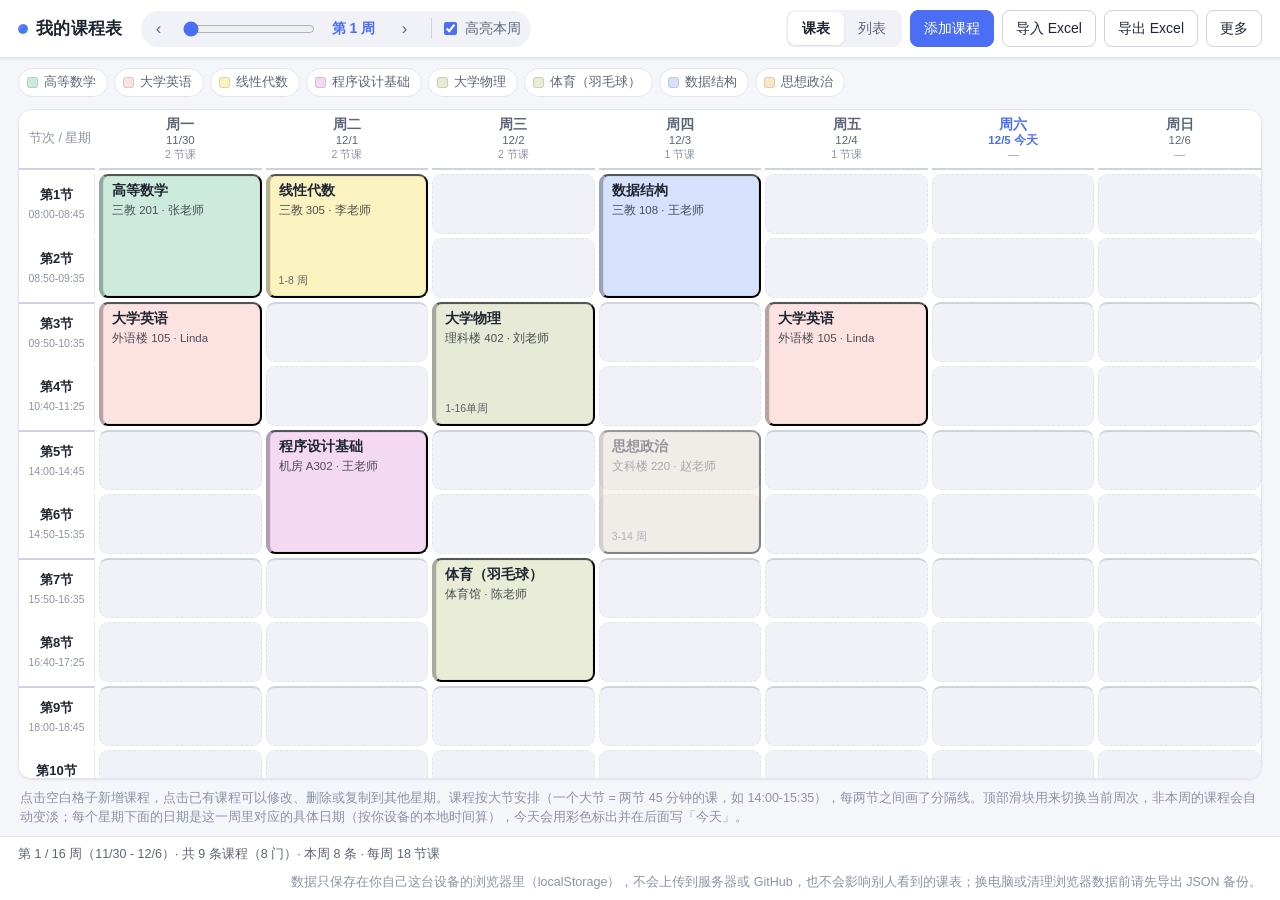
<file: index.html>
<!DOCTYPE html>
<html lang="zh-CN">
<head>
<meta charset="utf-8">
<meta name="viewport" content="width=device-width, initial-scale=1, viewport-fit=cover">
<meta name="description" content="面向学生的课程表：自由编辑课程，导入 Excel 课表，每门课自动配色。">
<title>我的课程表</title>
<link rel="stylesheet" href="styles.css">
</head>
<body>

<header class="appbar">
  <div class="appbar-row">
    <h1 class="brand"><span class="brand-dot"></span>我的课程表</h1>

    <div class="week-box">
      <button class="icon-btn" id="weekPrev" type="button" title="上一周">‹</button>
      <div class="week-slider">
        <input type="range" id="weekRange" min="1" max="16" step="1" value="1" aria-label="当前周次">
        <span class="week-label" id="weekLabel">第 1 周</span>
      </div>
      <button class="icon-btn" id="weekNext" type="button" title="下一周">›</button>
      <label class="check"><input type="checkbox" id="highlightWeek" checked><span>高亮本周</span></label>
    </div>

    <div class="toolbar">
      <div class="segmented" id="viewSwitch" role="tablist">
        <button type="button" data-view="grid" class="is-active">课表</button>
        <button type="button" data-view="list">列表</button>
      </div>
      <button class="btn primary" id="btnAdd" type="button">添加课程</button>
      <button class="btn" id="btnImport" type="button">导入 Excel</button>
      <button class="btn" id="btnExport" type="button">导出 Excel</button>
      <div class="dropdown">
        <button class="btn" id="btnMore" type="button" aria-haspopup="true" aria-expanded="false">更多</button>
        <div class="dropdown-menu" id="moreMenu" hidden>
          <button type="button" data-act="tpl-grid">下载网格型模板</button>
          <button type="button" data-act="tpl-list">下载列表型模板</button>
          <hr>
          <button type="button" data-act="backup">导出 JSON 备份</button>
          <button type="button" data-act="restore">导入 JSON 备份</button>
          <hr>
          <button type="button" data-act="recolor">重新自动配色</button>
          <button type="button" data-act="settings">节次与周次设置</button>
          <button type="button" data-act="clear" class="is-danger">清空全部课程</button>
        </div>
      </div>
    </div>
  </div>
</header>

<div class="legend" id="legend"></div>

<main>
  <section id="viewGrid" class="view">
    <div class="grid-wrap">
      <div class="tt-grid" id="ttGrid"></div>
    </div>
    <p class="hint">点击空白格子新增课程，点击已有课程可以修改、删除或复制到其他星期。课程按大节安排（一个大节 = 两节 45 分钟的课，如 14:00-15:35），每两节之间画了分隔线。顶部滑块用来切换当前周次，非本周的课程会自动变淡；每个星期下面的日期是这一周里对应的具体日期（按你设备的本地时间算），今天会用彩色标出并在后面写「今天」。</p>
  </section>

  <section id="viewList" class="view" hidden>
    <div class="list-toolbar">
      <input type="search" id="listSearch" class="input" placeholder="搜索课程名称、教师或地点">
      <label class="inline-field">星期
        <select id="listDay">
          <option value="0">全部</option>
          <option value="1">周一</option>
          <option value="2">周二</option>
          <option value="3">周三</option>
          <option value="4">周四</option>
          <option value="5">周五</option>
          <option value="6">周六</option>
          <option value="7">周日</option>
        </select>
      </label>
      <label class="inline-field">排序
        <select id="listSort">
          <option value="time">按上课时间</option>
          <option value="name">按课程名称</option>
          <option value="weeks">按周次</option>
        </select>
      </label>
      <span class="list-count" id="listCount"></span>
    </div>
    <div class="list-wrap">
      <table class="course-table" id="courseTable">
        <thead>
          <tr>
            <th>课程</th>
            <th>星期</th>
            <th>节次</th>
            <th>周次</th>
            <th>地点</th>
            <th>教师</th>
            <th>备注</th>
            <th class="col-op">操作</th>
          </tr>
        </thead>
        <tbody id="courseTbody"></tbody>
      </table>
      <p class="empty-hint" id="listEmpty" hidden>没有符合条件的课程。</p>
    </div>
  </section>
</main>

<footer class="footer">
  <span id="stats"></span>
  <span class="footer-tip">数据只保存在你自己这台设备的浏览器里（localStorage），不会上传到服务器或 GitHub，也不会影响别人看到的课表；换电脑或清理浏览器数据前请先导出 JSON 备份。</span>
</footer>

<input type="file" id="fileExcel" accept=".xlsx,.xls,.xlsm,.csv" hidden>
<input type="file" id="fileJson" accept=".json,application/json" hidden>

<div class="scrim" id="scrim" hidden></div>

<aside class="drawer" id="drawer" hidden aria-hidden="true" aria-labelledby="drawerTitle">
  <div class="drawer-head">
    <h2 id="drawerTitle">编辑课程</h2>
    <button class="icon-btn" id="drawerClose" type="button" title="关闭">×</button>
  </div>
  <div class="drawer-body">
    <form id="courseForm" autocomplete="off">
      <label class="field">
        <span class="field-label">课程名称 <em>*</em></span>
        <input class="input" id="fName" placeholder="例如：高等数学">
      </label>

      <div class="field-row">
        <label class="field">
          <span class="field-label">星期</span>
          <select class="input" id="fDay"></select>
        </label>
        <label class="field">
          <span class="field-label">开始大节</span>
          <select class="input" id="fStart"></select>
        </label>
        <label class="field">
          <span class="field-label">结束大节</span>
          <select class="input" id="fEnd"></select>
        </label>
      </div>
      <p class="field-hint">课程按「大节」安排：一个大节 = 两节 45 分钟的课，所以每门课至少连上两节（例如第 3-4 节）。要跨两个大节就选「开始大节 2 / 结束大节 3」。</p>

      <label class="field">
        <span class="field-label">上课周次</span>
        <input class="input" id="fWeeks" placeholder="1-16 / 1-8,10-16 / 1-16单周">
      </label>
      <div class="quick-row" id="weekQuick">
        <button type="button" data-week="全部">全部</button>
        <button type="button" data-week="odd">单周</button>
        <button type="button" data-week="even">双周</button>
        <button type="button" data-week="first">1-8 周</button>
        <button type="button" data-week="last">9-16 周</button>
      </div>
      <p class="field-hint" id="weeksHint"></p>

      <div class="field-row">
        <label class="field">
          <span class="field-label">上课地点</span>
          <input class="input" id="fLocation" placeholder="例如：三教 201">
        </label>
        <label class="field">
          <span class="field-label">任课教师</span>
          <input class="input" id="fTeacher" placeholder="例如：张老师">
        </label>
      </div>

      <div class="field">
        <span class="field-label">颜色</span>
        <div class="color-row">
          <input type="color" id="fColor" value="#D6E2FB" title="选择颜色">
          <button class="mini" id="fColorAuto" type="button">自动配色</button>
          <div class="swatches" id="fSwatches"></div>
        </div>
      </div>

      <label class="field">
        <span class="field-label">备注</span>
        <textarea class="input" id="fNote" rows="2" placeholder="例如：带计算器 / 分 A、B 班"></textarea>
      </label>

      <div class="field">
        <span class="field-label">复制到其他星期（保存时一并创建）</span>
        <div class="day-checks" id="fCopyDays"></div>
      </div>
    </form>
  </div>
  <div class="drawer-foot">
    <button class="btn danger" id="btnDeleteCourse" type="button">删除</button>
    <span class="spacer"></span>
    <button class="btn" id="btnCancelCourse" type="button">取消</button>
    <button class="btn primary" id="btnSaveCourse" type="button">保存</button>
  </div>
</aside>

<div class="modal-mask" id="modalMask" hidden>
  <div class="modal" id="modal" role="dialog" aria-modal="true"></div>
</div>

<div class="toast-wrap" id="toastWrap"></div>

<script src="vendor/xlsx.full.min.js"></script>
<script src="js/sheet.js"></script>
<script src="js/store.js"></script>
<script src="js/excel.js"></script>
<script src="js/ui.js"></script>
</body>
</html>
</file>
<file: styles.css>
/* ==========================================================================
   课程表 — 样式
   ========================================================================== */

:root {
  --bg: #f5f6fa;
  --surface: #ffffff;
  --surface-2: #f0f2f7;
  --border: #e2e5ee;
  --border-strong: #cdd2e0;
  --text: #1e2430;
  --text-soft: #5c6577;
  --text-faint: #8a93a6;
  --accent: #4c6ef5;
  --accent-soft: #e8edfe;
  --danger: #e5484d;
  --shadow-sm: 0 1px 2px rgba(24, 32, 54, .06), 0 1px 3px rgba(24, 32, 54, .04);
  --shadow-md: 0 6px 18px rgba(24, 32, 54, .10);
  --shadow-lg: 0 18px 48px rgba(24, 32, 54, .18);
  --radius: 10px;
  --radius-lg: 14px;
  --period-col: 84px;
  --day-col: 132px;
  --row-h: 62px;
}
@media (prefers-color-scheme: dark) {
:root {
  --bg: #14161c;
  --surface: #1c1f27;
  --surface-2: #232733;
  --border: #2c313d;
  --border-strong: #3a4150;
  --text: #e8eaf0;
  --text-soft: #a6adbd;
  --text-faint: #7c8494;
  --accent: #7c93ff;
  --accent-soft: #262d45;
  --shadow-sm: 0 1px 2px rgba(0, 0, 0, .4);
  --shadow-md: 0 6px 18px rgba(0, 0, 0, .45);
  --shadow-lg: 0 18px 48px rgba(0, 0, 0, .55);
}
}
* { box-sizing: border-box; }
/* hidden 属性要能盖住后面的 display: flex 等设置 */
[hidden] { display: none !important; }
html, body {
  margin: 0;
  padding: 0;
  background: var(--bg);
  color: var(--text);
  font-family: -apple-system, BlinkMacSystemFont, "Segoe UI", "Microsoft YaHei", "PingFang SC",
    "Hiragino Sans GB", "Helvetica Neue", Arial, sans-serif;
  font-size: 14px;
  line-height: 1.5;
  -webkit-text-size-adjust: 100%;
}
body { padding-bottom: 56px; }
h1, h2 { margin: 0; font-weight: 600; }
button { font: inherit; color: inherit; }
/* ------------------------------------------------------------------ 顶栏 */

.appbar {
  position: sticky;
  top: 0;
  z-index: 40;
  background: var(--surface);
  border-bottom: 1px solid var(--border);
  box-shadow: var(--shadow-sm);
}
.appbar-row {
  display: flex;
  flex-wrap: wrap;
  align-items: center;
  gap: 12px 18px;
  padding: 10px 18px;
  max-width: 1680px;
  margin: 0 auto;
}
.brand {
  display: flex;
  align-items: center;
  gap: 8px;
  font-size: 17px;
  letter-spacing: .3px;
  white-space: nowrap;
}
.brand-dot {
  width: 10px;
  height: 10px;
  border-radius: 50%;
  background: linear-gradient(135deg, #7c93ff, #4c6ef5 55%, #22b8cf);
}
.week-box {
  display: flex;
  align-items: center;
  gap: 8px;
  padding: 4px 10px 4px 4px;
  background: var(--surface-2);
  border-radius: 999px;
}
.week-slider { display: flex; align-items: center; gap: 8px; }
.week-slider input[type="range"] {
  width: 132px;
  accent-color: var(--accent);
}
.week-label {
  min-width: 58px;
  font-variant-numeric: tabular-nums;
  font-weight: 600;
  color: var(--accent);
  text-align: center;
}
.check {
  display: inline-flex;
  align-items: center;
  gap: 5px;
  padding-left: 8px;
  margin-left: 4px;
  border-left: 1px solid var(--border-strong);
  color: var(--text-soft);
  white-space: nowrap;
  cursor: pointer;
}
.check input { accent-color: var(--accent); }
.toolbar {
  display: flex;
  align-items: center;
  gap: 8px;
  flex-wrap: wrap;
  margin-left: auto;
}
.btn {
  padding: 7px 13px;
  background: var(--surface);
  border: 1px solid var(--border-strong);
  border-radius: 8px;
  cursor: pointer;
  white-space: nowrap;
  transition: background .14s, border-color .14s, transform .06s;
}
.btn:hover { background: var(--surface-2); }
.btn:active { transform: translateY(1px); }
.btn.primary {
  background: var(--accent);
  border-color: var(--accent);
  color: #fff;
}
.btn.primary:hover { filter: brightness(1.07); }
.btn.danger { color: var(--danger); border-color: var(--danger); background: transparent; }
.btn.danger:hover { background: rgba(229, 72, 77, .1); }
.icon-btn {
  width: 28px;
  height: 28px;
  display: inline-flex;
  align-items: center;
  justify-content: center;
  font-size: 17px;
  line-height: 1;
  background: transparent;
  border: 1px solid transparent;
  border-radius: 8px;
  cursor: pointer;
  color: var(--text-soft);
}
.icon-btn:hover { background: var(--surface); color: var(--text); }
.segmented {
  display: inline-flex;
  padding: 2px;
  background: var(--surface-2);
  border-radius: 9px;
}
.segmented button {
  padding: 6px 14px;
  background: transparent;
  border: 0;
  border-radius: 7px;
  cursor: pointer;
  color: var(--text-soft);
}
.segmented button.is-active {
  background: var(--surface);
  color: var(--text);
  box-shadow: var(--shadow-sm);
  font-weight: 600;
}
.dropdown { position: relative; }
.dropdown-menu {
  position: absolute;
  top: calc(100% + 6px);
  right: 0;
  z-index: 60;
  min-width: 190px;
  padding: 6px;
  background: var(--surface);
  border: 1px solid var(--border);
  border-radius: var(--radius);
  box-shadow: var(--shadow-md);
}
.dropdown-menu button {
  display: block;
  width: 100%;
  padding: 8px 10px;
  text-align: left;
  background: transparent;
  border: 0;
  border-radius: 7px;
  cursor: pointer;
}
.dropdown-menu button:hover { background: var(--surface-2); }
.dropdown-menu button.is-danger { color: var(--danger); }
.dropdown-menu hr { margin: 5px 6px; border: 0; border-top: 1px solid var(--border); }
/* ---------------------------------------------------------------- 图例 */

.legend {
  display: flex;
  flex-wrap: wrap;
  gap: 6px;
  max-width: 1680px;
  margin: 0 auto;
  padding: 10px 18px 0;
}
.legend:empty { display: none; }
.legend-chip {
  display: inline-flex;
  align-items: center;
  gap: 6px;
  padding: 4px 11px 4px 8px;
  background: var(--surface);
  border: 1px solid var(--border);
  border-radius: 999px;
  cursor: pointer;
  font-size: 12.5px;
  color: var(--text-soft);
}
.legend-chip:hover { border-color: var(--border-strong); }
.legend-chip.is-active { color: var(--text); border-color: var(--text-soft); font-weight: 600; }
.legend-chip i {
  width: 11px;
  height: 11px;
  border-radius: 3px;
  border: 1px solid rgba(0, 0, 0, .12);
}
/* ---------------------------------------------------------------- 主区 */

main {
  max-width: 1680px;
  margin: 0 auto;
  padding: 12px 18px 0;
}
.hint {
  margin: 10px 2px 0;
  color: var(--text-faint);
  font-size: 12.5px;
}
.grid-wrap {
  overflow: auto;
  max-height: calc(100vh - 250px);
  min-height: 320px;
  background: var(--surface);
  border: 1px solid var(--border);
  border-radius: var(--radius-lg);
  box-shadow: var(--shadow-sm);
  overscroll-behavior: contain;
}
/* ------------------------------------------------------------ 课表网格 */

.tt-grid {
  display: grid;
  grid-auto-rows: var(--row-h);
  gap: 4px;
  min-width: 860px;
  padding: 0;
  align-items: stretch;
}
.tt-grid .head {
  position: sticky;
  top: 0;
  z-index: 4;
  display: flex;
  flex-direction: column;
  align-items: center;
  justify-content: center;
  gap: 1px;
  padding: 2px 0;
  background: var(--surface);
  border-bottom: 2px solid var(--border-strong);
  font-weight: 600;
  color: var(--text-soft);
}
.tt-grid .head.corner {
  left: 0;
  z-index: 6;
  align-items: flex-start;
  padding-left: 10px;
  color: var(--text-faint);
  font-weight: 500;
  font-size: 12.5px;
}
.tt-grid .head .head-day { font-size: 13.5px; line-height: 1.15; }
.tt-grid .head.today { color: var(--accent); }
.tt-grid .head.today .head-date { color: var(--accent); }
.tt-grid .head small {
  display: block;
  font-weight: 400;
  font-size: 11px;
  line-height: 1.15;
  color: var(--text-faint);
}
/* 星期一至星期日下面显示这一周对应的具体日期（按使用者的本地时间） */
.tt-grid .head .head-date {
  font-size: 11.5px;
  color: var(--text-soft);
  font-variant-numeric: tabular-nums;
}
.tt-grid .head .head-date.is-today { font-weight: 600; }
.tt-grid .head .head-count { font-size: 10.5px; }
.tt-grid .period {
  position: sticky;
  left: 0;
  z-index: 3;
  display: flex;
  flex-direction: column;
  align-items: center;
  justify-content: center;
  gap: 2px;
  background: var(--surface);
  border-right: 1px solid var(--border);
  color: var(--text-soft);
  text-align: center;
}
.tt-grid .period b { font-weight: 600; font-size: 13px; color: var(--text); }
.tt-grid .period small { font-size: 10.5px; color: var(--text-faint); font-variant-numeric: tabular-nums; }
.tt-grid .cell {
  border: 1px dashed var(--border);
  border-radius: 9px;
  background: var(--surface-2);
  cursor: pointer;
  transition: background .12s, border-color .12s;
}
.tt-grid .cell:hover {
  background: var(--accent-soft);
  border-color: var(--accent);
}
.tt-grid .cell:hover::after {
  content: "+ 添加";
  display: flex;
  align-items: center;
  justify-content: center;
  height: 100%;
  color: var(--accent);
  font-size: 12px;
}
/* 每两节是一个大节，大节之间用一条实线分隔，方便一眼看出「连着上的两节」 */
.tt-grid .unit-start { border-top: 2px solid var(--border-strong); }
.course {
  position: relative;
  z-index: 2;
  display: flex;
  flex-direction: column;
  gap: 2px;
  overflow: hidden;
  padding: 7px 9px;
  border-radius: 9px;
  border-left: 4px solid transparent;
  box-shadow: inset 0 0 0 1px rgba(0, 0, 0, .05);
  cursor: pointer;
  text-align: left;
  transition: transform .1s, box-shadow .12s, opacity .18s;
}
.course:hover { transform: translateY(-1px); box-shadow: var(--shadow-md); }
.course:focus-visible { outline: 2px solid var(--accent); outline-offset: 1px; }
.course .c-name { font-weight: 600; font-size: 13.5px; line-height: 1.25; }
.course .c-meta {
  font-size: 11.5px;
  opacity: .78;
  overflow: hidden;
  text-overflow: ellipsis;
  white-space: nowrap;
}
.course .c-weeks {
  margin-top: auto;
  font-size: 10.5px;
  opacity: .68;
}
.course .c-warn {
  position: absolute;
  top: 4px;
  right: 5px;
  padding: 0 5px;
  font-size: 10px;
  line-height: 15px;
  color: #fff;
  background: var(--danger);
  border-radius: 4px;
}
.course.is-inactive { opacity: .45; filter: saturate(.45); }
.course.is-dimmed { opacity: .18; filter: saturate(.2); }
.course.span-1 .c-weeks { display: none; }
/* ------------------------------------------------------------ 列表视图 */

.list-toolbar {
  display: flex;
  flex-wrap: wrap;
  align-items: center;
  gap: 10px;
  margin-bottom: 10px;
}
.input {
  padding: 7px 10px;
  background: var(--surface);
  border: 1px solid var(--border-strong);
  border-radius: 8px;
  color: var(--text);
  min-width: 0;
}
.input:focus { outline: 2px solid var(--accent-soft); border-color: var(--accent); }
.list-toolbar .input[type="search"] { flex: 1 1 220px; max-width: 340px; }
.inline-field {
  display: inline-flex;
  align-items: center;
  gap: 6px;
  color: var(--text-soft);
  white-space: nowrap;
}
.list-count { margin-left: auto; color: var(--text-faint); font-size: 12.5px; }
.list-wrap {
  overflow: auto;
  background: var(--surface);
  border: 1px solid var(--border);
  border-radius: var(--radius-lg);
  box-shadow: var(--shadow-sm);
}
.course-table { width: 100%; border-collapse: collapse; min-width: 860px; }
.course-table th {
  position: sticky;
  top: 0;
  z-index: 2;
  padding: 10px 12px;
  text-align: left;
  font-weight: 600;
  font-size: 12.5px;
  color: var(--text-soft);
  background: var(--surface-2);
  border-bottom: 1px solid var(--border);
  white-space: nowrap;
}
.course-table td {
  padding: 9px 12px;
  border-bottom: 1px solid var(--border);
  vertical-align: middle;
}
.course-table tr:last-child td { border-bottom: 0; }
.course-table tbody tr:hover { background: var(--surface-2); }
.course-table .col-op { text-align: right; }
.course-table td.col-op { text-align: right; white-space: nowrap; }
.name-cell { display: flex; align-items: center; gap: 8px; font-weight: 600; }
.name-cell i { width: 12px; height: 12px; border-radius: 3px; flex: none; border: 1px solid rgba(0, 0, 0, .12); }
.tag {
  display: inline-block;
  padding: 1px 7px;
  margin: 2px 4px 2px 0;
  font-size: 11.5px;
  border-radius: 5px;
  background: var(--surface-2);
  border: 1px solid var(--border);
  color: var(--text-soft);
}
.tag.this-week { background: var(--accent-soft); border-color: transparent; color: var(--accent); font-weight: 600; }
.mini {
  padding: 3px 9px;
  font-size: 12.5px;
  background: var(--surface);
  border: 1px solid var(--border-strong);
  border-radius: 7px;
  cursor: pointer;
}
.mini:hover { background: var(--surface-2); }
.mini.is-danger { color: var(--danger); border-color: var(--danger); }
.mini.is-danger:hover { background: rgba(229, 72, 77, .1); }
.empty-hint { padding: 26px; text-align: center; color: var(--text-faint); }
/* --------------------------------------------------------------- 页脚 */

.footer {
  position: fixed;
  left: 0;
  right: 0;
  bottom: 0;
  display: flex;
  flex-wrap: wrap;
  align-items: center;
  gap: 10px;
  padding: 8px 18px;
  background: var(--surface);
  border-top: 1px solid var(--border);
  color: var(--text-soft);
  font-size: 12.5px;
  z-index: 30;
}
.footer-tip { margin-left: auto; color: var(--text-faint); }
/* ------------------------------------------------------- 抽屉 / 弹窗 */

.scrim {
  position: fixed;
  inset: 0;
  z-index: 70;
  background: rgba(16, 20, 30, .38);
}
.drawer {
  position: fixed;
  top: 0;
  right: 0;
  bottom: 0;
  z-index: 80;
  display: flex;
  flex-direction: column;
  width: min(420px, 100vw);
  background: var(--surface);
  border-left: 1px solid var(--border);
  box-shadow: var(--shadow-lg);
  animation: slide-in .18s ease-out;
}

.drawer-head {
  display: flex;
  align-items: center;
  justify-content: space-between;
  padding: 14px 16px;
  border-bottom: 1px solid var(--border);
}
.drawer-head h2 { font-size: 16px; }
.drawer-body { flex: 1; overflow: auto; padding: 16px; }
.drawer-foot {
  display: flex;
  align-items: center;
  gap: 8px;
  padding: 12px 16px;
  border-top: 1px solid var(--border);
  background: var(--surface);
}
.spacer { flex: 1; }
.field { display: block; margin-bottom: 14px; }
.field-row { display: flex; gap: 10px; }
.field-row .field { flex: 1; min-width: 0; }
.field-label {
  display: block;
  margin-bottom: 6px;
  font-size: 12.5px;
  color: var(--text-soft);
}
.field-label em { color: var(--danger); font-style: normal; }
.field-hint { margin: -6px 0 14px; font-size: 12px; color: var(--text-faint); min-height: 18px; }
.field .input { width: 100%; }
textarea.input { resize: vertical; }
select.input { appearance: auto; }
.quick-row { display: flex; flex-wrap: wrap; gap: 6px; margin: -6px 0 10px; }
.quick-row button {
  padding: 4px 10px;
  font-size: 12.5px;
  background: var(--surface-2);
  border: 1px solid var(--border);
  border-radius: 999px;
  cursor: pointer;
  color: var(--text-soft);
}
.quick-row button:hover { border-color: var(--accent); color: var(--accent); }
.color-row { display: flex; align-items: center; flex-wrap: wrap; gap: 8px; }
input[type="color"] {
  width: 42px;
  height: 30px;
  padding: 2px;
  background: var(--surface);
  border: 1px solid var(--border-strong);
  border-radius: 8px;
  cursor: pointer;
}
.swatches { display: flex; flex-wrap: wrap; gap: 5px; }
.swatches button {
  width: 20px;
  height: 20px;
  padding: 0;
  border: 1px solid rgba(0, 0, 0, .16);
  border-radius: 5px;
  cursor: pointer;
}
.swatches button.is-active { outline: 2px solid var(--accent); outline-offset: 1px; }
.day-checks { display: flex; flex-wrap: wrap; gap: 6px; }
.day-checks label {
  display: inline-flex;
  align-items: center;
  gap: 4px;
  padding: 4px 9px;
  font-size: 12.5px;
  background: var(--surface-2);
  border: 1px solid var(--border);
  border-radius: 999px;
  cursor: pointer;
  color: var(--text-soft);
}
.day-checks input { accent-color: var(--accent); }
.modal-mask {
  position: fixed;
  inset: 0;
  z-index: 90;
  display: flex;
  align-items: center;
  justify-content: center;
  padding: 20px;
  background: rgba(16, 20, 30, .45);
}
.modal {
  width: min(760px, 100%);
  max-height: min(88vh, 900px);
  display: flex;
  flex-direction: column;
  background: var(--surface);
  border-radius: var(--radius-lg);
  box-shadow: var(--shadow-lg);
  overflow: hidden;
}
.modal-head {
  display: flex;
  align-items: flex-start;
  justify-content: space-between;
  gap: 12px;
  padding: 16px 18px;
  border-bottom: 1px solid var(--border);
}
.modal-head h2 { font-size: 16px; }
.modal-head p { margin: 4px 0 0; font-size: 12.5px; color: var(--text-faint); }
.modal-body { flex: 1; overflow: auto; padding: 16px 18px; }
.modal-foot {
  display: flex;
  align-items: center;
  gap: 8px;
  padding: 12px 18px;
  border-top: 1px solid var(--border);
}
.option-row { display: flex; flex-wrap: wrap; gap: 8px; align-items: center; margin-bottom: 12px; }
.option-row > span.option-label {
  font-size: 12.5px;
  color: var(--text-soft);
  min-width: 66px;
}
.radio-group { display: inline-flex; padding: 2px; background: var(--surface-2); border-radius: 9px; }
.radio-group label {
  display: inline-flex;
  align-items: center;
  gap: 5px;
  padding: 5px 12px;
  border-radius: 7px;
  font-size: 13px;
  cursor: pointer;
  color: var(--text-soft);
}
.radio-group label.is-active {
  background: var(--surface);
  color: var(--text);
  font-weight: 600;
  box-shadow: var(--shadow-sm);
}
.radio-group input { display: none; }
.notice {
  padding: 10px 12px;
  margin-bottom: 12px;
  border-radius: 9px;
  font-size: 12.5px;
  background: var(--accent-soft);
  border: 1px solid transparent;
  color: var(--text-soft);
}
.notice.warn { background: rgba(245, 176, 65, .16); color: #a2711a; }
.notice.error { background: rgba(229, 72, 77, .12); color: var(--danger); }
@media (prefers-color-scheme: dark) {
.notice.warn { color: #f0c07a; }
}
.notice ul { margin: 4px 0 0; padding-left: 18px; }
.preview-wrap {
  overflow: auto;
  max-height: 300px;
  border: 1px solid var(--border);
  border-radius: 9px;
}
.preview-table { border-collapse: collapse; font-size: 12.5px; white-space: nowrap; }
.preview-table td, .preview-table th {
  padding: 5px 9px;
  border: 1px solid var(--border);
  max-width: 220px;
  overflow: hidden;
  text-overflow: ellipsis;
}
.preview-table th { background: var(--surface-2); position: sticky; top: 0; }
.preview-table td.is-empty { background: repeating-linear-gradient(45deg, transparent, transparent 4px, var(--surface-2) 4px, var(--surface-2) 8px); }
.period-editor { width: 100%; border-collapse: collapse; font-size: 13px; }
.period-editor th { text-align: left; padding: 6px 8px; color: var(--text-soft); font-weight: 500; }
.period-editor td { padding: 4px 8px 4px 0; }
.period-editor input { width: 100%; }
/* --------------------------------------------------------------- toast */

.toast-wrap {
  position: fixed;
  left: 50%;
  bottom: 66px;
  z-index: 100;
  display: flex;
  flex-direction: column;
  gap: 8px;
  align-items: center;
  transform: translateX(-50%);
  pointer-events: none;
}
.toast {
  padding: 9px 16px;
  background: var(--text);
  color: var(--bg);
  border-radius: 999px;
  box-shadow: var(--shadow-md);
  font-size: 13px;
  animation: toast-in .16s ease-out;
  max-width: 80vw;
}
.toast.is-error { background: var(--danger); color: #fff; }

/* -------------------------------------------------------- 响应式 */

@media (max-width: 1440px) {
.grid-wrap { max-height: calc(100vh - 230px); }
}
@media (max-width: 1280px) {
:root {
  --period-col: 76px;
  --day-col: 112px;
  --row-h: 60px;
}
}
@media (max-width: 1120px) {
:root {
  --day-col: 102px;
}
}
@media (max-width: 980px) {
:root {
  --day-col: 104px;
  --row-h: 58px;
}
.appbar-row { padding: 10px 12px; gap: 10px; }
main { padding: 10px 12px 0; }
.legend { padding: 10px 12px 0; }
.toolbar { width: 100%; margin-left: 0; }
.grid-wrap { max-height: none; }
}
@media (max-width: 640px) {
body { padding-bottom: 72px; }
.brand { font-size: 15px; }
.week-slider input[type="range"] { width: 96px; }
.toolbar .btn { flex: 1 1 auto; }
.segmented { flex: 1 1 100%; }
.segmented button { flex: 1; }
.footer { font-size: 12px; }
.footer-tip { display: none; }
.drawer { width: 100vw; }
.modal { max-height: 92vh; }
}

@keyframes slide-in { from { transform: translateX(24px); opacity: .4; } to { transform: none; opacity: 1; } }
@keyframes toast-in { from { opacity: 0; transform: translateY(8px); } to { opacity: 1; transform: none; } }
</file>
